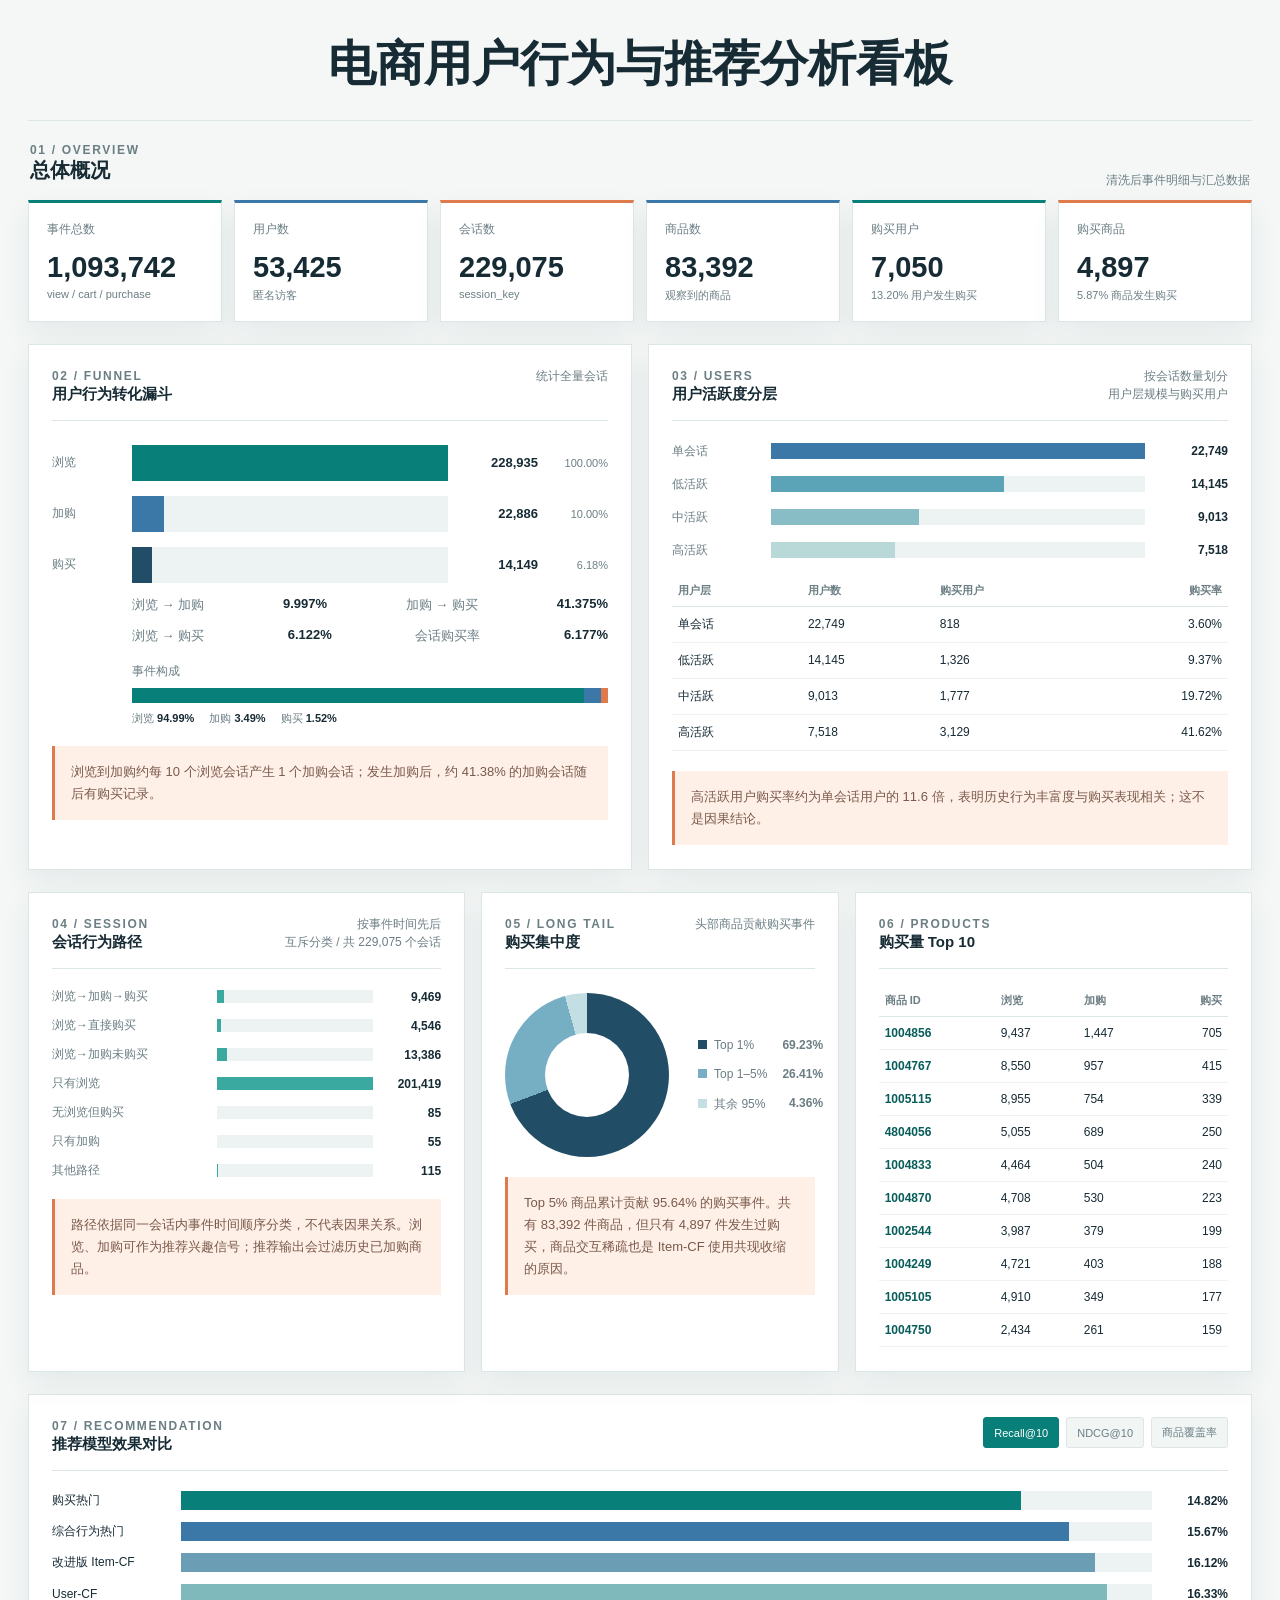
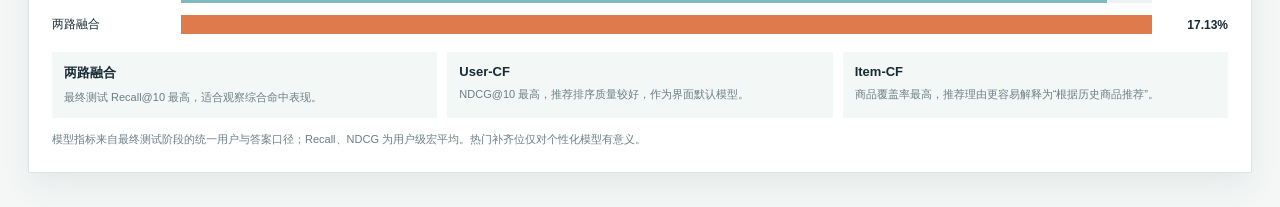
<file: dashboard.html>
<!doctype html>
<html lang="zh-CN">
<head>
  <meta charset="utf-8">
  <meta name="viewport" content="width=device-width, initial-scale=1">
  <title>电商用户行为与推荐分析看板</title>
  <style>
    :root {
      --ink: #172b35;
      --muted: #6b7e84;
      --line: #dce6e7;
      --paper: #f4f7f6;
      --panel: #ffffff;
      --teal: #087f78;
      --teal-2: #3aa9a0;
      --blue: #3b78a8;
      --blue-soft: #d9ebf4;
      --orange: #df7a4d;
      --orange-soft: #fff0e7;
      --navy: #224d67;
      --shadow: 0 12px 28px rgba(25, 59, 67, .07);
    }
    * { box-sizing: border-box; }
    body { margin: 0; color: var(--ink); background: var(--paper); font-family: Inter, "Microsoft YaHei", "PingFang SC", sans-serif; }
    .page { max-width: 1520px; margin: 0 auto; padding: 22px 28px 34px; }
    .top { display: flex; justify-content: center; align-items: center; padding: 16px 4px 22px; border-bottom: 1px solid var(--line); text-align: center; }
    .eyebrow, .kicker { margin: 0 0 8px; color: var(--teal); font-size: 11px; font-weight: 800; letter-spacing: .14em; }
    h1, h2, h3, p { margin-top: 0; }
    h1 { margin-bottom: 8px; font-size: clamp(28px, 4vw, 48px); line-height: 1.08; letter-spacing: 0; }
    h2 { margin-bottom: 5px; font-size: 20px; letter-spacing: 0; }
    h3 { margin-bottom: 3px; font-size: 15px; letter-spacing: 0; }
    .section { margin-top: 22px; }
    .section-head { display: flex; justify-content: space-between; align-items: end; gap: 18px; margin: 0 2px 11px; }
    .section-head p { margin-bottom: 0; color: var(--muted); font-size: 12px; }
    .cards { display: grid; grid-template-columns: repeat(6, 1fr); gap: 12px; }
    .card, .panel { background: var(--panel); border: 1px solid var(--line); box-shadow: var(--shadow); }
    .card { min-height: 108px; padding: 18px 18px; border-top: 3px solid var(--teal); }
    .card:nth-child(2n) { border-top-color: var(--blue); }
    .card:nth-child(3n) { border-top-color: var(--orange); }
    .card-label { color: var(--muted); font-size: 12px; }
    .card-value { margin-top: 13px; font-size: 29px; font-weight: 850; letter-spacing: 0; }
    .card-note { margin-top: 4px; color: var(--muted); font-size: 11px; }
    .grid-2 { display: grid; grid-template-columns: 1fr 1fr; gap: 16px; }
    .grid-3 { display: grid; grid-template-columns: 1.1fr .9fr 1fr; gap: 16px; }
    .panel { min-width: 0; padding: 22px 23px 24px; }
    .panel-head { display: flex; justify-content: space-between; align-items: start; gap: 15px; padding-bottom: 13px; border-bottom: 1px solid var(--line); }
    .panel-head p { margin: 0; color: var(--muted); font-size: 12px; line-height: 1.5; text-align: right; }
    .panel-head > div:first-child { text-align: left; }
    .panel-head .kicker { text-align: left; }
    .funnel { display: grid; gap: 15px; padding-top: 24px; }
    .funnel-row { display: grid; grid-template-columns: 68px 1fr 78px 58px; align-items: center; gap: 12px; }
    .funnel-label { color: var(--muted); font-size: 12px; }
    .funnel-track { height: 36px; background: #edf3f2; overflow: hidden; }
    .funnel-bar { height: 100%; background: var(--teal); }
    .funnel-row:nth-child(2) .funnel-bar { background: var(--blue); }
    .funnel-row:nth-child(3) .funnel-bar { background: var(--navy); }
    .funnel-number { font-size: 13px; font-weight: 800; text-align: right; }
    .funnel-share { color: var(--muted); font-size: 11px; text-align: right; }
    .rate-row { display: flex; justify-content: space-between; gap: 16px; padding: 13px 0 0 80px; color: var(--muted); font-size: 13px; }
    .rate-row strong { color: var(--ink); }
    .event-mix { margin: 18px 0 0 80px; }
    .event-mix-title { margin-bottom: 8px; color: var(--muted); font-size: 12px; }
    .mix-track { display: flex; height: 15px; overflow: hidden; background: #edf3f2; }
    .mix-view { width: 94.99%; background: var(--teal); }
    .mix-cart { width: 3.49%; min-width: 5px; background: var(--blue); }
    .mix-purchase { width: 1.52%; min-width: 4px; background: var(--orange); }
    .mix-legend { display: flex; flex-wrap: wrap; gap: 6px 15px; margin-top: 8px; color: var(--muted); font-size: 11px; }
    .mix-legend strong { color: var(--ink); }
    .segment-list { display: grid; gap: 16px; padding-top: 22px; }
    .segment-row { display: grid; grid-template-columns: 88px 1fr 72px; align-items: center; gap: 11px; }
    .segment-name { color: var(--muted); font-size: 12px; }
    .segment-track { height: 16px; background: #edf3f2; overflow: hidden; }
    .segment-bar { height: 100%; background: var(--blue); }
    .segment-row:nth-child(2) .segment-bar { background: #5ba4b8; }
    .segment-row:nth-child(3) .segment-bar { background: #88bdc5; }
    .segment-row:nth-child(4) .segment-bar { background: #b9d8d8; }
    .segment-value { color: var(--ink); font-size: 12px; font-weight: 800; text-align: right; }
    .mini-table { width: 100%; border-collapse: collapse; margin-top: 16px; font-size: 12px; }
    .mini-table th { padding: 8px 6px; color: var(--muted); font-size: 11px; font-weight: 700; text-align: left; border-bottom: 1px solid var(--line); }
    .mini-table td { padding: 9px 6px; border-bottom: 1px solid #eef3f2; }
    .mini-table td:last-child, .mini-table th:last-child { text-align: right; }
    .path-list { display: grid; gap: 12px; padding-top: 19px; }
    .path-row { display: grid; grid-template-columns: 155px 1fr 58px; align-items: center; gap: 10px; }
    .path-name { color: var(--muted); font-size: 12px; }
    .path-track { height: 13px; background: #edf3f2; overflow: hidden; }
    .path-bar { height: 100%; background: var(--teal-2); }
    .path-value { font-size: 12px; font-weight: 800; text-align: right; }
    .donut-layout { display: grid; grid-template-columns: 172px 1fr; align-items: center; gap: 21px; padding-top: 24px; }
    .donut { width: 164px; height: 164px; border-radius: 50%; background: conic-gradient(var(--navy) 0 69.23%, #76afc4 69.23% 95.64%, #c3dfe4 95.64% 100%); position: relative; }
    .donut::after { content: ""; width: 84px; height: 84px; position: absolute; top: 40px; left: 40px; border-radius: 50%; background: var(--panel); }
    .legend { display: grid; gap: 15px; }
    .legend-row { display: flex; justify-content: space-between; gap: 15px; color: var(--muted); font-size: 12px; }
    .legend-label { white-space: nowrap; }
    .legend-label::before { content: ""; display: inline-block; width: 9px; height: 9px; margin-right: 7px; background: var(--navy); }
    .legend-row:nth-child(2) .legend-label::before { background: #76afc4; }
    .legend-row:nth-child(3) .legend-label::before { background: #c3dfe4; }
    .insight { margin-top: 20px; padding: 15px 16px; border-left: 3px solid var(--orange); background: var(--orange-soft); color: #7a594b; font-size: 13px; line-height: 1.7; }
    .product-table td:first-child { color: var(--teal-dark, #075d59); font-weight: 800; }
    .model-toolbar { display: flex; flex-wrap: wrap; gap: 7px; }
    .model-toolbar button { border: 1px solid var(--line); padding: 7px 10px; border-radius: 3px; background: #f1f5f4; color: var(--muted); cursor: pointer; font-size: 11px; }
    .model-toolbar button.active { border-color: var(--teal); background: var(--teal); color: white; }
    .model-chart { display: grid; gap: 12px; padding-top: 20px; }
    .model-row { display: grid; grid-template-columns: 118px 1fr 65px; gap: 11px; align-items: center; }
    .model-name { font-size: 12px; }
    .model-track { height: 19px; background: #edf3f2; overflow: hidden; }
    .model-bar { height: 100%; background: var(--teal); }
    .model-row:nth-child(2) .model-bar { background: var(--blue); }
    .model-row:nth-child(3) .model-bar { background: #6b9db5; }
    .model-row:nth-child(4) .model-bar { background: #80b9bb; }
    .model-row:nth-child(5) .model-bar { background: var(--orange); }
    .model-value { font-size: 12px; font-weight: 850; text-align: right; }
    .model-notes { display: grid; grid-template-columns: repeat(3, 1fr); gap: 10px; margin-top: 18px; }
    .model-note { padding: 12px; background: #f3f7f6; }
    .model-note strong { display: block; margin-bottom: 5px; font-size: 13px; }
    .model-note span { color: var(--muted); font-size: 11px; line-height: 1.5; }
    .source-note { margin: 13px 0 0; color: var(--muted); font-size: 11px; line-height: 1.6; }
    @media (max-width: 900px) { .cards { grid-template-columns: repeat(3, 1fr); } .grid-3 { grid-template-columns: 1fr 1fr; } .grid-3 > :last-child { grid-column: 1 / -1; } }
    @media (min-width: 721px) and (max-width: 1200px) { .donut-layout { grid-template-columns: 126px minmax(0,1fr); gap: 12px; } .donut { width: 120px; height: 120px; } .donut::after { width: 62px; height: 62px; top: 29px; left: 29px; } .legend-row { gap: 6px; font-size: 10px; } }
    @media (max-width: 720px) { .page { padding: 14px 14px 24px; } .top, .section-head { display: block; text-align: left; } .top { text-align: center; } .cards, .grid-2, .grid-3, .model-notes { grid-template-columns: 1fr; } .grid-3 > :last-child { grid-column: auto; } .card { min-height: 88px; } .panel { margin-bottom: 14px; } .funnel-row { grid-template-columns: 55px minmax(60px,1fr) 60px 44px; gap: 6px; } .funnel-number { font-size: 11px; } .funnel-share { font-size: 10px; } .rate-row { padding-left: 0; } .donut-layout { grid-template-columns: 1fr; justify-items: center; } .legend { width: 100%; } .path-row { grid-template-columns: 120px 1fr 52px; gap: 7px; } .model-row { grid-template-columns: 92px 1fr 57px; gap: 7px; } }
  </style>
</head>
<body>
  <div class="page">
    <header class="top">
      <h1>电商用户行为与推荐分析看板</h1>
    </header>

    <section class="section">
      <div class="section-head"><div><p class="kicker">01 / OVERVIEW</p><h2>总体概况</h2></div><p>清洗后事件明细与汇总数据</p></div>
      <div class="cards" id="overviewCards"></div>
    </section>

    <section class="section grid-2">
      <article class="panel"><div class="panel-head"><div><p class="kicker">02 / FUNNEL</p><h3>用户行为转化漏斗</h3></div><p>统计全量会话</p></div><div class="funnel" id="funnel"></div><div class="rate-row"><span>浏览 → 加购</span><strong>9.997%</strong><span>加购 → 购买</span><strong>41.375%</strong></div><div class="rate-row"><span>浏览 → 购买</span><strong>6.122%</strong><span>会话购买率</span><strong>6.177%</strong></div><div class="event-mix"><div class="event-mix-title">事件构成</div><div class="mix-track" aria-label="浏览 94.99%，加购 3.49%，购买 1.52%"><span class="mix-view"></span><span class="mix-cart"></span><span class="mix-purchase"></span></div><div class="mix-legend"><span>浏览 <strong>94.99%</strong></span><span>加购 <strong>3.49%</strong></span><span>购买 <strong>1.52%</strong></span></div></div><div class="insight">浏览到加购约每 10 个浏览会话产生 1 个加购会话；发生加购后，约 41.38% 的加购会话随后有购买记录。</div></article>
      <article class="panel"><div class="panel-head"><div><p class="kicker">03 / USERS</p><h3>用户活跃度分层</h3></div><p>按会话数量划分<br>用户层规模与购买用户</p></div><div class="segment-list" id="segments"></div><table class="mini-table"><thead><tr><th>用户层</th><th>用户数</th><th>购买用户</th><th>购买率</th></tr></thead><tbody id="segmentTable"></tbody></table><div class="insight">高活跃用户购买率约为单会话用户的 11.6 倍，表明历史行为丰富度与购买表现相关；这不是因果结论。</div></article>
    </section>

    <section class="section grid-3">
      <article class="panel"><div class="panel-head"><div><p class="kicker">04 / SESSION</p><h3>会话行为路径</h3></div><p>按事件时间先后<br>互斥分类 / 共 229,075 个会话</p></div><div class="path-list" id="paths"></div><div class="insight">路径依据同一会话内事件时间顺序分类，不代表因果关系。浏览、加购可作为推荐兴趣信号；推荐输出会过滤历史已加购商品。</div></article>
      <article class="panel"><div class="panel-head"><div><p class="kicker">05 / LONG TAIL</p><h3>购买集中度</h3></div><p>头部商品贡献购买事件</p></div><div class="donut-layout"><div class="donut" aria-label="头部商品购买贡献"></div><div class="legend"><div class="legend-row"><span class="legend-label">Top 1%</span><strong>69.23%</strong></div><div class="legend-row"><span class="legend-label">Top 1–5%</span><strong>26.41%</strong></div><div class="legend-row"><span class="legend-label">其余 95%</span><strong>4.36%</strong></div></div></div><div class="insight">Top 5% 商品累计贡献 95.64% 的购买事件。共有 83,392 件商品，但只有 4,897 件发生过购买，商品交互稀疏也是 Item-CF 使用共现收缩的原因。</div></article>
      <article class="panel"><div class="panel-head"><div><p class="kicker">06 / PRODUCTS</p><h3>购买量 Top 10</h3></div></div><table class="mini-table product-table"><thead><tr><th>商品 ID</th><th>浏览</th><th>加购</th><th>购买</th></tr></thead><tbody id="products"></tbody></table></article>
    </section>

    <section class="section panel"><div class="panel-head"><div><p class="kicker">07 / RECOMMENDATION</p><h3>推荐模型效果对比</h3></div><div class="model-toolbar" id="modelToolbar"></div></div><div class="model-chart" id="modelChart"></div><div class="model-notes"><div class="model-note"><strong>两路融合</strong><span>最终测试 Recall@10 最高，适合观察综合命中表现。</span></div><div class="model-note"><strong>User-CF</strong><span>NDCG@10 最高，推荐排序质量较好，作为界面默认模型。</span></div><div class="model-note"><strong>Item-CF</strong><span>商品覆盖率最高，推荐理由更容易解释为“根据历史商品推荐”。</span></div></div><p class="source-note">模型指标来自最终测试阶段的统一用户与答案口径；Recall、NDCG 为用户级宏平均。热门补齐位仅对个性化模型有意义。</p></section>

  </div>
  <script>
    const DATA = {
      overview: [
        ["事件总数", "1,093,742", "view / cart / purchase"], ["用户数", "53,425", "匿名访客"], ["会话数", "229,075", "session_key"],
        ["商品数", "83,392", "观察到的商品"], ["购买用户", "7,050", "13.20% 用户发生购买"], ["购买商品", "4,897", "5.87% 商品发生购买"]
      ],
      funnel: [["浏览", 228935], ["加购", 22886], ["购买", 14149]],
      segments: [
        ["单会话", 22749, 818], ["低活跃", 14145, 1326], ["中活跃", 9013, 1777], ["高活跃", 7518, 3129]
      ],
      paths: [["浏览→加购→购买", 9469], ["浏览→直接购买", 4546], ["浏览→加购未购买", 13386], ["只有浏览", 201419], ["无浏览但购买", 85], ["只有加购", 55], ["其他路径", 115]],
      products: [
        [1004856, 9437, 1447, 705], [1004767, 8550, 957, 415], [1005115, 8955, 754, 339], [4804056, 5055, 689, 250], [1004833, 4464, 504, 240],
        [1004870, 4708, 530, 223], [1002544, 3987, 379, 199], [1004249, 4721, 403, 188], [1005105, 4910, 349, 177], [1004750, 2434, 261, 159]
      ],
      models: [
        ["购买热门", .148154, .088702, .000228], ["综合行为热门", .156692, .091194, .000241], ["改进版 Item-CF", .161205, .093128, .038839], ["User-CF", .163279, .102360, .030006], ["两路融合", .171278, .102177, .032469]
      ]
    };
    const fmt = (v) => new Intl.NumberFormat("zh-CN").format(v);
    const pct = (v) => `${(v * 100).toFixed(2)}%`;
    document.getElementById("overviewCards").innerHTML = DATA.overview.map(([label, value, note]) => `<div class="card"><div class="card-label">${label}</div><div class="card-value">${value}</div><div class="card-note">${note}</div></div>`).join("");
    const maxFunnel = DATA.funnel[0][1];
    document.getElementById("funnel").innerHTML = DATA.funnel.map(([label, value]) => `<div class="funnel-row"><span class="funnel-label">${label}</span><div class="funnel-track"><div class="funnel-bar" style="width:${value / maxFunnel * 100}%"></div></div><strong class="funnel-number">${fmt(value)}</strong><span class="funnel-share">${pct(value / maxFunnel)}</span></div>`).join("");
    const maxSegment = Math.max(...DATA.segments.map((row) => row[1]));
    document.getElementById("segments").innerHTML = DATA.segments.map(([label, users]) => `<div class="segment-row"><span class="segment-name">${label}</span><div class="segment-track"><div class="segment-bar" style="width:${users / maxSegment * 100}%"></div></div><strong class="segment-value">${fmt(users)}</strong></div>`).join("");
    document.getElementById("segmentTable").innerHTML = DATA.segments.map(([label, users, buyers]) => `<tr><td>${label}</td><td>${fmt(users)}</td><td>${fmt(buyers)}</td><td>${pct(buyers / users)}</td></tr>`).join("");
    const maxPath = Math.max(...DATA.paths.map((row) => row[1]));
    document.getElementById("paths").innerHTML = DATA.paths.map(([label, value]) => `<div class="path-row"><span class="path-name">${label}</span><div class="path-track"><div class="path-bar" style="width:${value / maxPath * 100}%"></div></div><strong class="path-value">${fmt(value)}</strong></div>`).join("");
    document.getElementById("products").innerHTML = DATA.products.map(([id, view, cart, purchase]) => `<tr><td>${id}</td><td>${fmt(view)}</td><td>${fmt(cart)}</td><td>${fmt(purchase)}</td></tr>`).join("");
    const metricOptions = [["Recall@10", 1], ["NDCG@10", 2], ["商品覆盖率", 3]];
    let activeMetric = 1;
    function renderModels() {
      const values = DATA.models.map((row) => row[activeMetric]);
      const max = Math.max(...values);
      document.getElementById("modelChart").innerHTML = DATA.models.map((row) => `<div class="model-row"><span class="model-name">${row[0]}</span><div class="model-track"><div class="model-bar" style="width:${row[activeMetric] / max * 100}%"></div></div><strong class="model-value">${activeMetric === 3 ? pct(row[activeMetric]) : activeMetric === 1 ? pct(row[activeMetric]) : row[activeMetric].toFixed(4)}</strong></div>`).join("");
      document.querySelectorAll(".model-toolbar button").forEach((button, index) => button.classList.toggle("active", index === activeMetric - 1));
    }
    document.getElementById("modelToolbar").innerHTML = metricOptions.map(([label], index) => `<button type="button" data-index="${index + 1}">${label}</button>`).join("");
    document.querySelectorAll(".model-toolbar button").forEach((button) => button.addEventListener("click", () => { activeMetric = Number(button.dataset.index); renderModels(); }));
    renderModels();
  </script>
</body>
</html>
</file>
